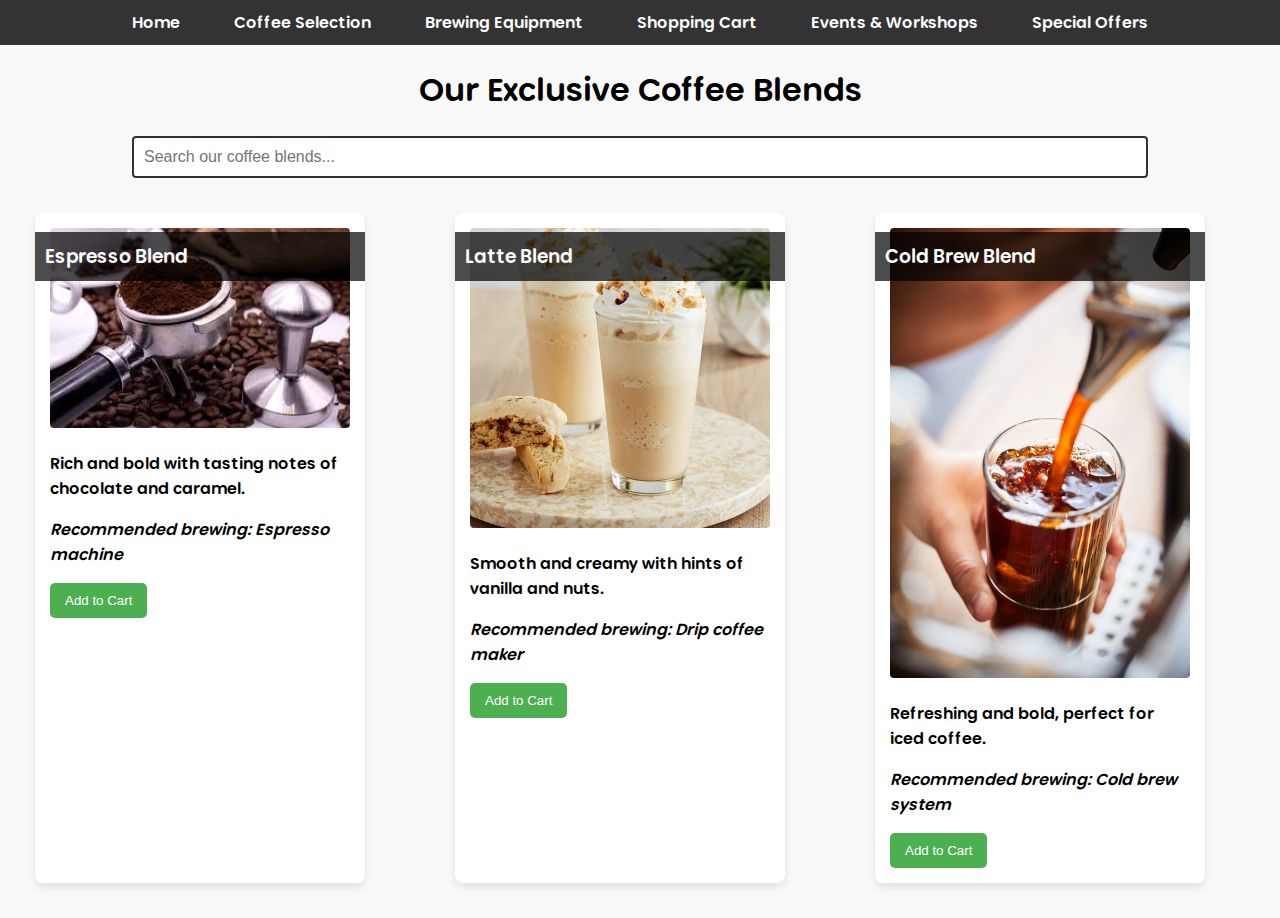
<file: coffee.html>
<!DOCTYPE html>
<html lang="en">
<head>
  <meta charset="UTF-8">
  <meta name="viewport" content="width=device-width, initial-scale=1">
  <title>Bean Boutique - Coffee Selection</title>
  <link rel="stylesheet" href="styles.css">
</head>
<body>
  <!-- Navigation bar -->
  <nav>
    <ul>
      <li><a href="index.html">Home</a></li>
      <li><a href="coffee.html">Coffee Selection</a></li>
      <li><a href="equipment.html">Brewing Equipment</a></li>
      <li><a href="cart.html">Shopping Cart</a></li>
      <li><a href="events.html">Events &amp; Workshops</a></li>
      <li><a href="offers.html">Special Offers</a></li>
    </ul>
  </nav>

  <header>
    <h1>Our Exclusive Coffee Blends</h1>
  </header>

  <div class="search-container">
    <input type="text" id="coffeeSearch" placeholder="Search our coffee blends...">
  </div>

  <!-- Catalogue layout of coffee products -->
  <div class="catalogue">
    <div class="coffee-item" data-type="espresso">
      <img src="images/espresso.jpg" alt="Espresso Blend">
      <h3>Espresso Blend</h3>
      <p>Rich and bold with tasting notes of chocolate and caramel.</p>
      <p><em>Recommended brewing: Espresso machine</em></p>
      <button class="add-to-cart" data-name="Espresso Blend" data-price="12.99">Add to Cart</button>
    </div>
    <div class="coffee-item" data-type="latte">
      <img src="images/latte.jpg" alt="Latte Blend">
      <h3>Latte Blend</h3>
      <p>Smooth and creamy with hints of vanilla and nuts.</p>
      <p><em>Recommended brewing: Drip coffee maker</em></p>
      <button class="add-to-cart" data-name="Espresso Blend" data-price="12.99">Add to Cart</button>
    </div>
    <div class="coffee-item" data-type="coldbrew">
      <img src="images/coldbrew.jpg" alt="Cold Brew Blend">
      <h3>Cold Brew Blend</h3>
      <p>Refreshing and bold, perfect for iced coffee.</p>
      <p><em>Recommended brewing: Cold brew system</em></p>
      <button class="add-to-cart" data-name="Espresso Blend" data-price="12.99">Add to Cart</button>
    </div>
  </div>

  <script src="script.js"></script>
</body>
</html>
</file>
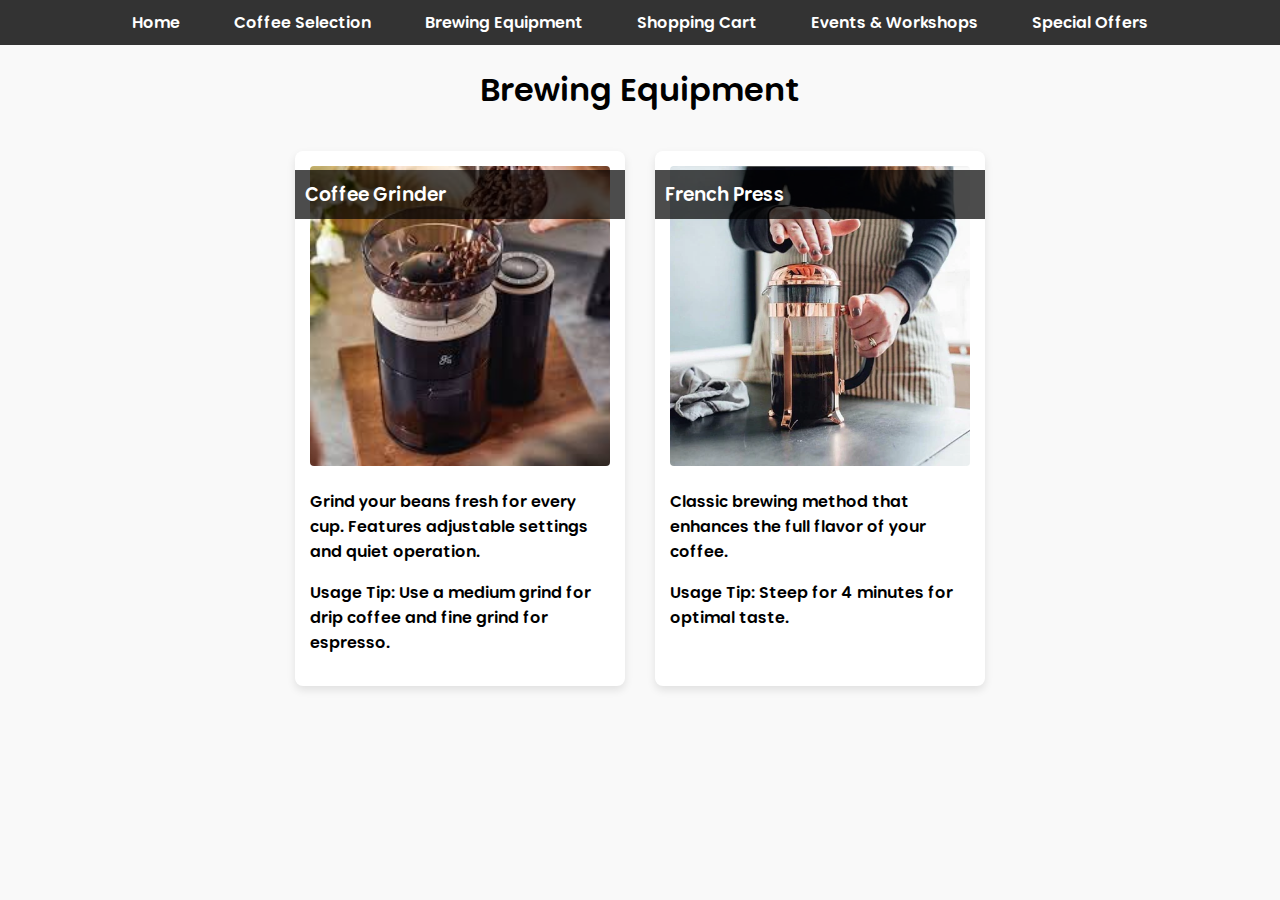
<file: equipment.html>
<!DOCTYPE html>
<html lang="en">
<head>
  <meta charset="UTF-8">
  <meta name="viewport" content="width=device-width, initial-scale=1">
  <title>Bean Boutique - Brewing Equipment</title>
  <link rel="stylesheet" href="styles.css">
</head>
<body>
  <!-- Navigation bar -->
  <nav>
    <ul>
      <li><a href="index.html">Home</a></li>
      <li><a href="coffee.html">Coffee Selection</a></li>
      <li><a href="equipment.html">Brewing Equipment</a></li>
      <li><a href="cart.html">Shopping Cart</a></li>
      <li><a href="events.html">Events &amp; Workshops</a></li>
      <li><a href="offers.html">Special Offers</a></li>
    </ul>
  </nav>

  <header>
    <h1>Brewing Equipment</h1>
  </header>

  <section class="equipment-list">
    <article class="equipment-item">
      <img src="images/grinder.jpg" alt="Coffee Grinder">
      <h3>Coffee Grinder</h3>
      <p>Grind your beans fresh for every cup. Features adjustable settings and quiet operation.</p>
      <p><strong>Usage Tip:</strong> Use a medium grind for drip coffee and fine grind for espresso.</p>
    </article>
    <article class="equipment-item">
      <img src="images/frenchpress.jpg" alt="French Press">
      <h3>French Press</h3>
      <p>Classic brewing method that enhances the full flavor of your coffee.</p>
      <p><strong>Usage Tip:</strong> Steep for 4 minutes for optimal taste.</p>
    </article>
    <!-- Add more equipment items as needed -->
  </section>

  <script src="script.js"></script>
</body>
</html>
</file>
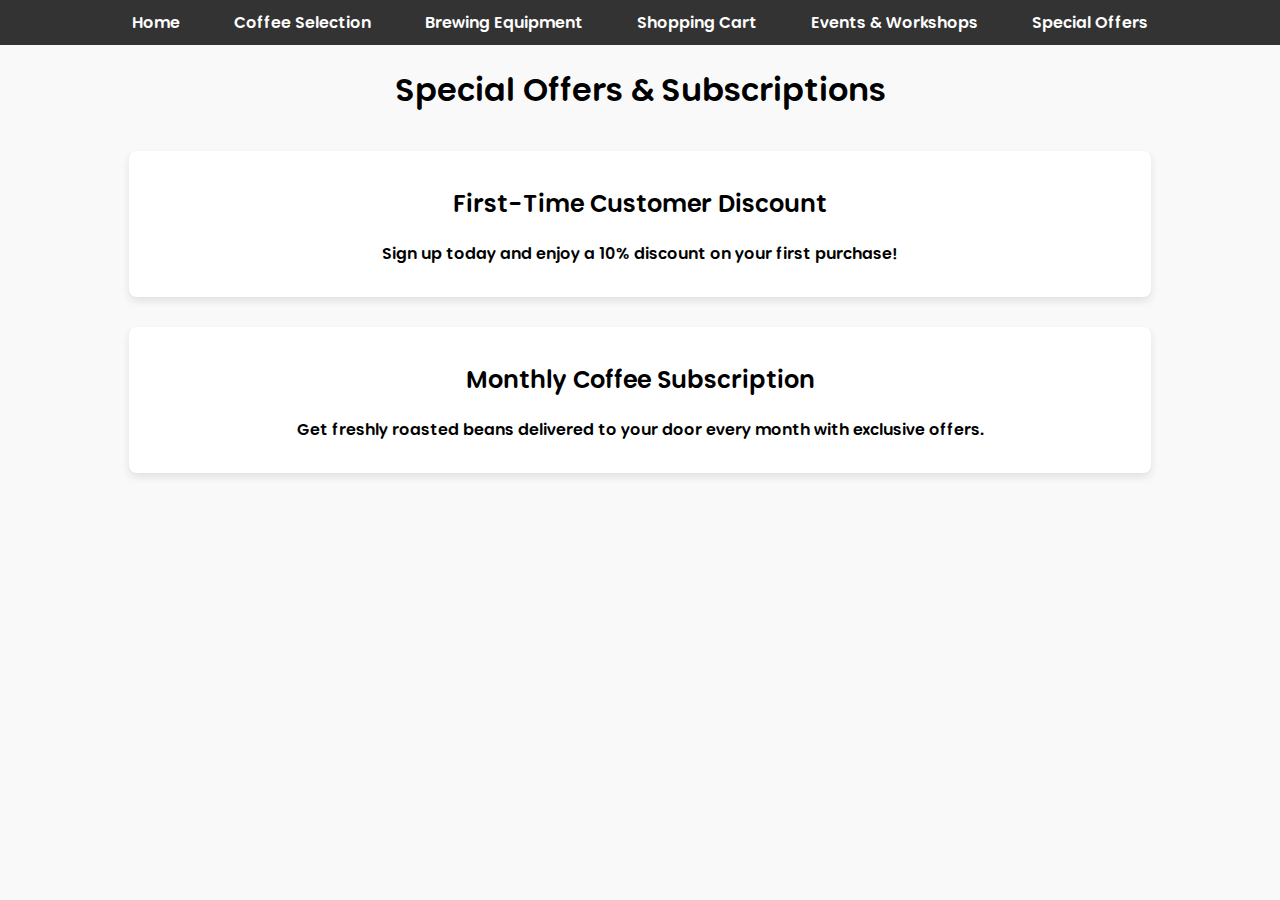
<file: offers.html>
<!DOCTYPE html>
<html lang="en">
<head>
  <meta charset="UTF-8">
  <meta name="viewport" content="width=device-width, initial-scale=1">
  <title>Bean Boutique - Special Offers &amp; Subscriptions</title>
  <link rel="stylesheet" href="styles.css">
</head>
<body>
  <!-- Navigation bar -->
  <nav>
    <ul>
      <li><a href="index.html">Home</a></li>
      <li><a href="coffee.html">Coffee Selection</a></li>
      <li><a href="equipment.html">Brewing Equipment</a></li>
      <li><a href="cart.html">Shopping Cart</a></li>
      <li><a href="events.html">Events &amp; Workshops</a></li>
      <li><a href="offers.html">Special Offers</a></li>
    </ul>
  </nav>

  <header>
    <h1>Special Offers &amp; Subscriptions</h1>
  </header>

  <section class="offers">
    <article class="offer-item">
      <h2>First-Time Customer Discount</h2>
      <p>Sign up today and enjoy a 10% discount on your first purchase!</p>
    </article>
    <article class="offer-item">
      <h2>Monthly Coffee Subscription</h2>
      <p>Get freshly roasted beans delivered to your door every month with exclusive offers.</p>
    </article>
    <!-- More offers can be added as needed -->
  </section>

  <script src="script.js"></script>
</body>
</html>
</file>
<file: styles.css>
@font-face {
  font-family: 'Poppins Rounded Rounded';
  src: url('PoppinsRounded-Rounded.ttf');
}

body {
    margin: 0;
    font-family: 'Poppins Rounded Rounded', sans-serif;
    background-color: #f9f9f9;
}

h1 {
  text-align: center;
}

/* Navigation Bar */
nav {
    background-color: #333;
}
  
nav ul {
    list-style-type: none;
    margin: 0;
    padding: 10px;
    display: flex;
    justify-content: center;
}
  
nav ul li {
    margin: 0 15px;
}
  
nav ul li a {
    color: #fff;
    text-decoration: none;
    padding: 8px 12px;
    transition: background-color 0.3s;
}
  
nav ul li a:hover {
    background-color: #555;
    border-radius: 4px;
}
  
/* Slideshow Styles */
.slideshow-container {
    align-content: center;
    position: relative;
    max-width: 1000px;
    margin: 20px auto;
}
  
.slide {
    display: none;
}
  
.slide img {
    width: 100%;
    border-radius: 8px;
    box-shadow: 0 4px 8px rgba(0,0,0,0.2);
}
  
/* Modal Popup Styles */
.modal {
    display: none; 
    position: fixed;
    z-index: 100;
    left: 0;
    top: 0;
    width: 100%;
    height: 100%;
    overflow: auto;
    background-color: rgba(0,0,0,0.5);
}
  
.modal-content {
    background-color: #fff;
    margin: 15% auto;
    padding: 20px;
    width: 80%;
    max-width: 400px;
    border-radius: 8px;
    text-align: center;
}

  
.close {
    color: #aaa;
    float: right;
    font-size: 28px;
    cursor: pointer;
}
  
/* Catalogue Layout for Coffee Items */
.catalogue {
    display: flex;
    flex-wrap: wrap;
    justify-content: center;
    margin: 20px;
}
  
.coffee-item {
    background-color: #fff;
    margin: 15px;
    padding: 15px;
    border-radius: 8px;
    box-shadow: 0 4px 8px rgba(0,0,0,0.1);
    width: 300px;
    transition: transform 0.3s;
}
  
.coffee-item:hover {
    transform: scale(1.05);
}
  
.coffee-item img {
    width: 100%;
    border-radius: 4px;
}
  
/* Equipment List */
.equipment-list {
    display: flex;
    flex-wrap: wrap;
    justify-content: center;
    margin: 20px;
}
  
.equipment-item {
    background-color: #fff;
    margin: 15px;
    padding: 15px;
    border-radius: 8px;
    width: 300px;
    box-shadow: 0 4px 8px rgba(0,0,0,0.1);
}
  
/* Add to catalogue items */
.coffee-item, .equipment-item {
  position: relative;
}

.coffee-item h3, .equipment-item h3 {
  position: absolute;
  top: 0px;
  left: 0;
  right: 0;
  color: white;
  background: rgba(0,0,0,0.7);
  padding: 10px;
}

/* Grid layout */
.catalogue {
  display: grid;
  grid-template-columns: repeat(auto-fit, minmax(300px, 1fr));
  gap: 20px;
}

/* Date picker plugin */
.flatpickr-input {
  padding: 10px;
  margin: 10px 0;
}

.equipment-item img {
    width: 100%;
    border-radius: 4px;
}
  
/* Shopping Cart Styles */
.cart-container {
    margin: 20px;
    text-align: center;
}
  
.cart-container button {
    padding: 10px 20px;
    margin: 10px;
    cursor: pointer;
}
  
/* Shopping Cart List */
#cartList {
    list-style: none;
    padding: 0;
    margin: 0;
}
  
#cartList li {
    padding: 10px;
    border-bottom: 1px solid #ccc;
    display: flex;
    justify-content: space-between;
    align-items: center;
}
  
#cartList li .remove {
    background-color: #f44336;
    border: none;
    color: #fff;
    padding: 5px 10px;
    border-radius: 4px;
    cursor: pointer;
}
  
#checkout {
    background-color: #007bff;
    color: #fff;
    padding: 10px 20px;
    border: none;
    border-radius: 4px;
    cursor: pointer;
}
  
#checkout:hover {
    background-color: #0056b3;
}
  
#cartMessage {
    font-size: 18px;
    margin: 10px;
}
  
/* Registration Form */
.registration {
    max-width: 400px;
    margin: 20px auto;
    background-color: #fff;
    padding: 15px;
    border-radius: 8px;
    box-shadow: 0 4px 8px rgba(0,0,0,0.1);
}
  
.registration form {
    display: flex;
    flex-direction: column;
}
  
.registration label {
    margin: 10px 0 5px;
}
  
.registration input {
    padding: 8px;
    margin-bottom: 10px;
    border: 1px solid #ccc;
    border-radius: 4px;
}
  
/* Offers Section */
.offers {
    margin: 20px;
    display: flex;
    flex-direction: column;
    align-items: center;
}
  
.offer-item {
    background-color: #fff;
    width: 80%;
    margin: 15px 0;
    padding: 15px;
    border-radius: 8px;
    box-shadow: 0 4px 8px rgba(0,0,0,0.1);
    text-align: center;
}
  
/* Animated Text Search Feature */
.search-container {
    text-align: center;
    margin: 20px;
}
  
#coffeeSearch {
    width: 80%;
    padding: 10px;
    font-size: 16px;
    border: 2px solid #333;
    border-radius: 4px;
    animation: pulse 2s infinite;
}
  
@keyframes pulse {
    0% { border-color: #333; }
    50% { border-color: #ff9800; }
    100% { border-color: #333; }
}
  
/* Responsive Design */
@media screen and (max-width: 768px) {
    .catalogue, .equipment-list {
        flex-direction: column;
        align-items: center;
    }
    
    nav ul {
        flex-direction: column;
    }
    
    nav ul li {
        margin: 5px 0;
    }
}

/* Modal Popup Styles Override (for email signup) */
.modal {
    display: block; /* Show by default */
    position: fixed;
    z-index: 1000;
    left: 0;
    top: 0;
    width: 100%;
    height: 100%;
    background-color: rgba(0, 0, 0, 0.5);
}

.modal-content {
    background-color: #fff;
    margin: 15% auto;
    padding: 20px;
    border-radius: 8px;
    width: 50%;
    text-align: center;
}

.close {
    position: absolute;
    right: 10px;
    top: 10px;
    font-size: 24px;
    cursor: pointer;
    display: none; /* Initially hidden */
}

input[type="email"] {
    width: 80%;
    padding: 10px;
    margin: 10px 0;
    border: 1px solid #ccc;
    border-radius: 5px;
}

button {
    background-color: #4CAF50;
    color: white;
    padding: 10px 15px;
    border: none;
    cursor: pointer;
    border-radius: 5px;
}

button:hover {
    background-color: #45a049;
}

/* Social Media Feed Widget Styles */
.social-media-widget {
  margin: 40px auto;
  text-align: center;
  padding: 20px;
  background-color: #fff;
  max-width: 800px;
  border-radius: 8px;
  box-shadow: 0 4px 8px rgba(0,0,0,0.1);
}

.social-media-widget h2 {
  margin-bottom: 20px;
}

/* Security Widget Styles */
.security-widget {
  margin: 40px auto;
  text-align: center;
  padding: 20px;
  background-color: #fff;
  max-width: 500px;
  border-radius: 8px;
  box-shadow: 0 4px 8px rgba(0,0,0,0.1);
}

.security-widget h2 {
  margin-bottom: 20px;
}

.security-widget .security-content {
  display: flex;
  flex-direction: column;
  align-items: center;
}

.security-widget .security-content img {
  margin-bottom: 10px;
}
</file>
